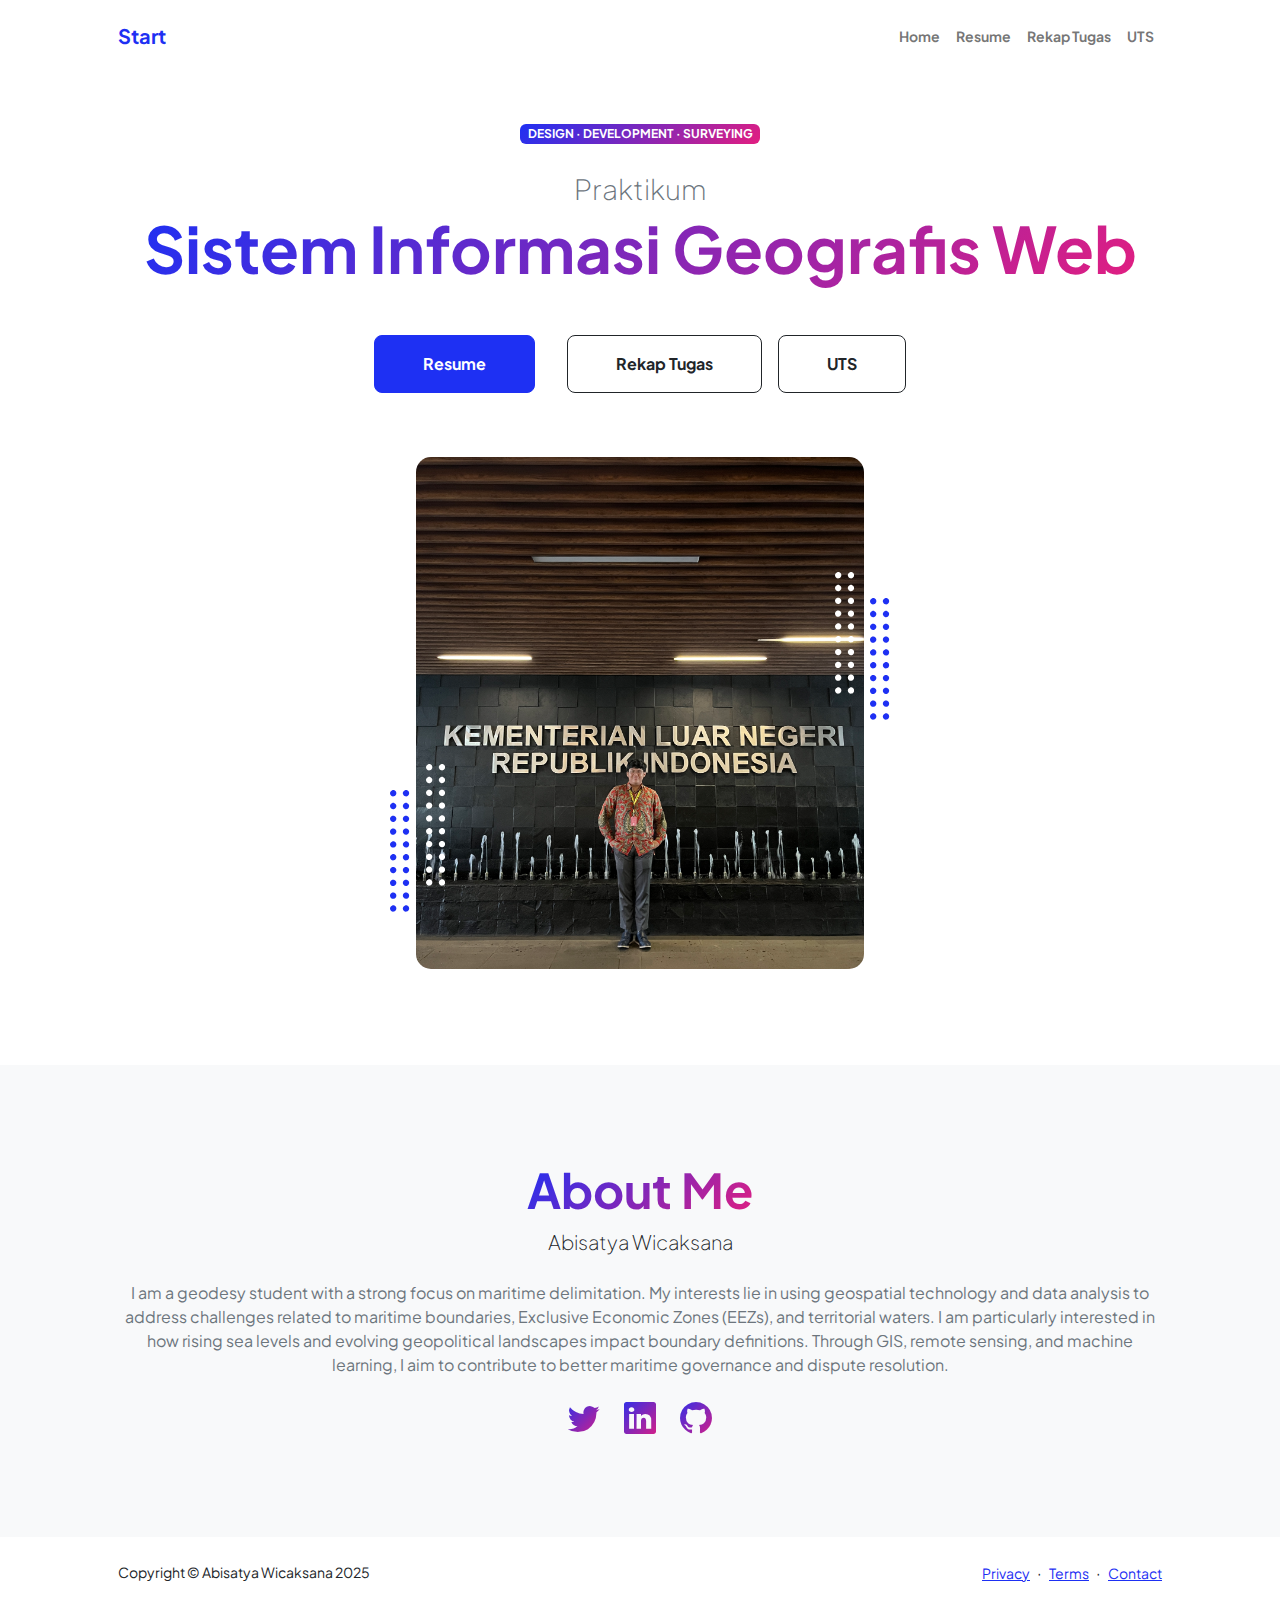
<file: index.html>
<!DOCTYPE html>
<html lang="en">
    <head>
        <meta charset="utf-8" />
        <meta name="viewport" content="width=device-width, initial-scale=1, shrink-to-fit=no" />
        <meta name="description" content="" />
        <meta name="author" content="" />
        <title>Prak SIG WEB Abi</title>
        <!-- Favicon-->
        <link rel="icon" type="image/x-icon" href="assets/favicon.ico" />
        <!-- Custom Google font-->
        <link rel="preconnect" href="https://fonts.googleapis.com" />
        <link rel="preconnect" href="https://fonts.gstatic.com" crossorigin />
        <link href="https://fonts.googleapis.com/css2?family=Plus+Jakarta+Sans:wght@100;200;300;400;500;600;700;800;900&amp;display=swap" rel="stylesheet" />
        <!-- Bootstrap icons-->
        <link href="https://cdn.jsdelivr.net/npm/bootstrap-icons@1.8.1/font/bootstrap-icons.css" rel="stylesheet" />
        <!-- Core theme CSS (includes Bootstrap)-->
        <link href="M3/css/styles.css" rel="stylesheet" />
    </head>
    <body class="d-flex flex-column h-100">
        <main class="flex-shrink-0">
            <!-- Navigation-->
            <nav class="navbar navbar-expand-lg navbar-light bg-white py-3">
                <div class="container px-5">
                    <a class="navbar-brand" href="index.html"><span class="fw-bolder text-primary">Start</span></a>
                    <button class="navbar-toggler" type="button" data-bs-toggle="collapse" data-bs-target="#navbarSupportedContent" aria-controls="navbarSupportedContent" aria-expanded="false" aria-label="Toggle navigation"><span class="navbar-toggler-icon"></span></button>
                    <div class="collapse navbar-collapse" id="navbarSupportedContent">
                        <ul class="navbar-nav ms-auto mb-2 mb-lg-0 small fw-bolder">
                            <li class="nav-item"><a class="nav-link" href="index.html">Home</a></li>
                            <li class="nav-item"><a class="nav-link" href="M3/resume.html">Resume</a></li>
                            <li class="nav-item"><a class="nav-link" href="Rekap Tugas.html">Rekap Tugas</a></li>
                            <li class="nav-item"><a class="nav-link" href="UTS/index.html">UTS</a></li>
                        </ul>
                    </div>
                </div>
            </nav>
            <!-- Header-->
            <header class="py-5">
                <div class="container px-5 pb-5">
                    <div class="row gx-5 align-items-center">
                        <div class="col-xxl-5">
                            <!-- Header text content-->
                            <div class="text-center text-xxl-start">
                                <div class="badge bg-gradient-primary-to-secondary text-white mb-4"><div class="text-uppercase">Design &middot; Development &middot; Surveying</div></div>
                                <div class="fs-3 fw-light text-muted">Praktikum</div>
                                <h1 class="display-3 fw-bolder mb-5"><span class="text-gradient d-inline">Sistem 
 Informasi Geografis Web</span></h1>
                                <div class="d-grid gap-3 d-sm-flex justify-content-sm-center justify-content-xxl-start mb-3">
                                    <a class="btn btn-primary btn-lg px-5 py-3 me-sm-3 fs-6 fw-bolder" href="M3/resume.html">Resume</a>
                                    <a class="btn btn-outline-dark btn-lg px-5 py-3 fs-6 fw-bolder" href="Rekap Tugas.html">Rekap Tugas</a>
                                    <a class="btn btn-outline-dark btn-lg px-5 py-3 fs-6 fw-bolder" href="UTS/index.html">UTS</a>
                                </div>
                            </div>
                        </div>
                        <div class="col-xxl-7">
                            <!-- Header profile picture-->
                            <div class="d-flex justify-content-center mt-5 mt-xxl-0">
                                <div class="profile bg-gradient-primary-to-secondary">
                                    <!-- TIP: For best results, use a photo with a transparent background like the demo example below-->
                                    <!-- Watch a tutorial on how to do this on YouTube (link)-->
                                    <img class="profile-img" src="M3/assets/profile.JPG" alt="..." />
                                    <div class="dots-1">
                                        <!-- SVG Dots-->
                                        <svg version="1.1" xmlns="http://www.w3.org/2000/svg" xmlns:xlink="http://www.w3.org/1999/xlink" x="0px" y="0px" viewBox="0 0 191.6 1215.4" style="enable-background: new 0 0 191.6 1215.4" xml:space="preserve">
                                            <g transform="translate(0.000000,1280.000000) scale(0.100000,-0.100000)">
                                                <path d="M227.7,12788.6c-105-35-200-141-222-248c-43-206,163-412,369-369c155,32,275,190,260,339c-11,105-90,213-190,262        C383.7,12801.6,289.7,12808.6,227.7,12788.6z"></path>
                                                <path d="M1507.7,12788.6c-151-50-253-216-222-362c25-119,136-230,254-255c194-41,395,142,375,339c-11,105-90,213-190,262        C1663.7,12801.6,1569.7,12808.6,1507.7,12788.6z"></path>
                                                <path d="M227.7,11508.6c-105-35-200-141-222-248c-43-206,163-412,369-369c155,32,275,190,260,339c-11,105-90,213-190,262        C383.7,11521.6,289.7,11528.6,227.7,11508.6z"></path>
                                                <path d="M1507.7,11508.6c-151-50-253-216-222-362c25-119,136-230,254-255c194-41,395,142,375,339c-11,105-90,213-190,262        C1663.7,11521.6,1569.7,11528.6,1507.7,11508.6z"></path>
                                                <path d="M227.7,10228.6c-105-35-200-141-222-248c-43-206,163-412,369-369c155,32,275,190,260,339c-11,105-90,213-190,262        C383.7,10241.6,289.7,10248.6,227.7,10228.6z"></path>
                                                <path d="M1507.7,10228.6c-105-35-200-141-222-248c-43-206,163-412,369-369c155,32,275,190,260,339c-11,105-90,213-190,262        C1663.7,10241.6,1569.7,10248.6,1507.7,10228.6z"></path>
                                                <path d="M227.7,8948.6c-105-35-200-141-222-248c-43-206,163-412,369-369c155,32,275,190,260,339c-11,105-90,213-190,262        C383.7,8961.6,289.7,8968.6,227.7,8948.6z"></path>
                                                <path d="M1507.7,8948.6c-105-35-200-141-222-248c-43-206,163-412,369-369c155,32,275,190,260,339c-11,105-90,213-190,262        C1663.7,8961.6,1569.7,8968.6,1507.7,8948.6z"></path>
                                                <path d="M227.7,7668.6c-105-35-200-141-222-248c-43-206,163-412,369-369c155,32,275,190,260,339c-11,105-90,213-190,262        C383.7,7681.6,289.7,7688.6,227.7,7668.6z"></path>
                                                <path d="M1507.7,7668.6c-105-35-200-141-222-248c-43-206,163-412,369-369c155,32,275,190,260,339c-11,105-90,213-190,262        C1663.7,7681.6,1569.7,7688.6,1507.7,7668.6z"></path>
                                                <path d="M227.7,6388.6c-105-35-200-141-222-248c-43-206,163-412,369-369c155,32,275,190,260,339c-11,105-90,213-190,262        C383.7,6401.6,289.7,6408.6,227.7,6388.6z"></path>
                                                <path d="M1507.7,6388.6c-105-35-200-141-222-248c-43-206,163-412,369-369c155,32,275,190,260,339c-11,105-90,213-190,262        C1663.7,6401.6,1569.7,6408.6,1507.7,6388.6z"></path>
                                                <path d="M227.7,5108.6c-105-35-200-141-222-248c-43-206,163-412,369-369c155,32,275,190,260,339c-11,105-90,213-190,262        C383.7,5121.6,289.7,5128.6,227.7,5108.6z"></path>
                                                <path d="M1507.7,5108.6c-105-35-200-141-222-248c-43-206,163-412,369-369c155,32,275,190,260,339c-11,105-90,213-190,262        C1663.7,5121.6,1569.7,5128.6,1507.7,5108.6z"></path>
                                                <path d="M227.7,3828.6c-105-35-200-141-222-248c-43-206,163-412,369-369c155,32,275,190,260,339c-11,105-90,213-190,262        C383.7,3841.6,289.7,3848.6,227.7,3828.6z"></path>
                                                <path d="M1507.7,3828.6c-105-35-200-141-222-248c-43-206,163-412,369-369c155,32,275,190,260,339c-11,105-90,213-190,262        C1663.7,3841.6,1569.7,3848.6,1507.7,3828.6z"></path>
                                                <path d="M227.7,2548.6c-105-35-200-141-222-248c-43-206,163-412,369-369c155,32,275,190,260,339c-11,105-90,213-190,262        C383.7,2561.6,289.7,2568.6,227.7,2548.6z"></path>
                                                <path d="M1507.7,2548.6c-105-35-200-141-222-248c-43-206,163-412,369-369c155,32,275,190,260,339c-11,105-90,213-190,262        C1663.7,2561.6,1569.7,2568.6,1507.7,2548.6z"></path>
                                                <path d="M227.7,1268.6c-105-35-200-141-222-248c-43-206,163-412,369-369c155,32,275,190,260,339c-11,105-90,213-190,262        C383.7,1281.6,289.7,1288.6,227.7,1268.6z"></path>
                                                <path d="M1507.7,1268.6c-105-35-200-141-222-248c-43-206,163-412,369-369c155,32,275,190,260,339c-11,105-90,213-190,262        C1663.7,1281.6,1569.7,1288.6,1507.7,1268.6z"></path>
                                            </g>
                                        </svg>
                                        <!-- END of SVG dots-->
                                    </div>
                                    <div class="dots-2">
                                        <!-- SVG Dots-->
                                        <svg version="1.1" xmlns="http://www.w3.org/2000/svg" xmlns:xlink="http://www.w3.org/1999/xlink" x="0px" y="0px" viewBox="0 0 191.6 1215.4" style="enable-background: new 0 0 191.6 1215.4" xml:space="preserve">
                                            <g transform="translate(0.000000,1280.000000) scale(0.100000,-0.100000)">
                                                <path d="M227.7,12788.6c-105-35-200-141-222-248c-43-206,163-412,369-369c155,32,275,190,260,339c-11,105-90,213-190,262        C383.7,12801.6,289.7,12808.6,227.7,12788.6z"></path>
                                                <path d="M1507.7,12788.6c-151-50-253-216-222-362c25-119,136-230,254-255c194-41,395,142,375,339c-11,105-90,213-190,262        C1663.7,12801.6,1569.7,12808.6,1507.7,12788.6z"></path>
                                                <path d="M227.7,11508.6c-105-35-200-141-222-248c-43-206,163-412,369-369c155,32,275,190,260,339c-11,105-90,213-190,262        C383.7,11521.6,289.7,11528.6,227.7,11508.6z"></path>
                                                <path d="M1507.7,11508.6c-151-50-253-216-222-362c25-119,136-230,254-255c194-41,395,142,375,339c-11,105-90,213-190,262        C1663.7,11521.6,1569.7,11528.6,1507.7,11508.6z"></path>
                                                <path d="M227.7,10228.6c-105-35-200-141-222-248c-43-206,163-412,369-369c155,32,275,190,260,339c-11,105-90,213-190,262        C383.7,10241.6,289.7,10248.6,227.7,10228.6z"></path>
                                                <path d="M1507.7,10228.6c-105-35-200-141-222-248c-43-206,163-412,369-369c155,32,275,190,260,339c-11,105-90,213-190,262        C1663.7,10241.6,1569.7,10248.6,1507.7,10228.6z"></path>
                                                <path d="M227.7,8948.6c-105-35-200-141-222-248c-43-206,163-412,369-369c155,32,275,190,260,339c-11,105-90,213-190,262        C383.7,8961.6,289.7,8968.6,227.7,8948.6z"></path>
                                                <path d="M1507.7,8948.6c-105-35-200-141-222-248c-43-206,163-412,369-369c155,32,275,190,260,339c-11,105-90,213-190,262        C1663.7,8961.6,1569.7,8968.6,1507.7,8948.6z"></path>
                                                <path d="M227.7,7668.6c-105-35-200-141-222-248c-43-206,163-412,369-369c155,32,275,190,260,339c-11,105-90,213-190,262        C383.7,7681.6,289.7,7688.6,227.7,7668.6z"></path>
                                                <path d="M1507.7,7668.6c-105-35-200-141-222-248c-43-206,163-412,369-369c155,32,275,190,260,339c-11,105-90,213-190,262        C1663.7,7681.6,1569.7,7688.6,1507.7,7668.6z"></path>
                                                <path d="M227.7,6388.6c-105-35-200-141-222-248c-43-206,163-412,369-369c155,32,275,190,260,339c-11,105-90,213-190,262        C383.7,6401.6,289.7,6408.6,227.7,6388.6z"></path>
                                                <path d="M1507.7,6388.6c-105-35-200-141-222-248c-43-206,163-412,369-369c155,32,275,190,260,339c-11,105-90,213-190,262        C1663.7,6401.6,1569.7,6408.6,1507.7,6388.6z"></path>
                                                <path d="M227.7,5108.6c-105-35-200-141-222-248c-43-206,163-412,369-369c155,32,275,190,260,339c-11,105-90,213-190,262        C383.7,5121.6,289.7,5128.6,227.7,5108.6z"></path>
                                                <path d="M1507.7,5108.6c-105-35-200-141-222-248c-43-206,163-412,369-369c155,32,275,190,260,339c-11,105-90,213-190,262        C1663.7,5121.6,1569.7,5128.6,1507.7,5108.6z"></path>
                                                <path d="M227.7,3828.6c-105-35-200-141-222-248c-43-206,163-412,369-369c155,32,275,190,260,339c-11,105-90,213-190,262        C383.7,3841.6,289.7,3848.6,227.7,3828.6z"></path>
                                                <path d="M1507.7,3828.6c-105-35-200-141-222-248c-43-206,163-412,369-369c155,32,275,190,260,339c-11,105-90,213-190,262        C1663.7,3841.6,1569.7,3848.6,1507.7,3828.6z"></path>
                                                <path d="M227.7,2548.6c-105-35-200-141-222-248c-43-206,163-412,369-369c155,32,275,190,260,339c-11,105-90,213-190,262        C383.7,2561.6,289.7,2568.6,227.7,2548.6z"></path>
                                                <path d="M1507.7,2548.6c-105-35-200-141-222-248c-43-206,163-412,369-369c155,32,275,190,260,339c-11,105-90,213-190,262        C1663.7,2561.6,1569.7,2568.6,1507.7,2548.6z"></path>
                                                <path d="M227.7,1268.6c-105-35-200-141-222-248c-43-206,163-412,369-369c155,32,275,190,260,339c-11,105-90,213-190,262        C383.7,1281.6,289.7,1288.6,227.7,1268.6z"></path>
                                                <path d="M1507.7,1268.6c-105-35-200-141-222-248c-43-206,163-412,369-369c155,32,275,190,260,339c-11,105-90,213-190,262        C1663.7,1281.6,1569.7,1288.6,1507.7,1268.6z"></path>
                                            </g>
                                        </svg>
                                        <!-- END of SVG dots-->
                                    </div>
                                    <div class="dots-3">
                                        <!-- SVG Dots-->
                                        <svg version="1.1" xmlns="http://www.w3.org/2000/svg" xmlns:xlink="http://www.w3.org/1999/xlink" x="0px" y="0px" viewBox="0 0 191.6 1215.4" style="enable-background: new 0 0 191.6 1215.4" xml:space="preserve">
                                            <g transform="translate(0.000000,1280.000000) scale(0.100000,-0.100000)">
                                                <path d="M227.7,12788.6c-105-35-200-141-222-248c-43-206,163-412,369-369c155,32,275,190,260,339c-11,105-90,213-190,262        C383.7,12801.6,289.7,12808.6,227.7,12788.6z"></path>
                                                <path d="M1507.7,12788.6c-151-50-253-216-222-362c25-119,136-230,254-255c194-41,395,142,375,339c-11,105-90,213-190,262        C1663.7,12801.6,1569.7,12808.6,1507.7,12788.6z"></path>
                                                <path d="M227.7,11508.6c-105-35-200-141-222-248c-43-206,163-412,369-369c155,32,275,190,260,339c-11,105-90,213-190,262        C383.7,11521.6,289.7,11528.6,227.7,11508.6z"></path>
                                                <path d="M1507.7,11508.6c-151-50-253-216-222-362c25-119,136-230,254-255c194-41,395,142,375,339c-11,105-90,213-190,262        C1663.7,11521.6,1569.7,11528.6,1507.7,11508.6z"></path>
                                                <path d="M227.7,10228.6c-105-35-200-141-222-248c-43-206,163-412,369-369c155,32,275,190,260,339c-11,105-90,213-190,262        C383.7,10241.6,289.7,10248.6,227.7,10228.6z"></path>
                                                <path d="M1507.7,10228.6c-105-35-200-141-222-248c-43-206,163-412,369-369c155,32,275,190,260,339c-11,105-90,213-190,262        C1663.7,10241.6,1569.7,10248.6,1507.7,10228.6z"></path>
                                                <path d="M227.7,8948.6c-105-35-200-141-222-248c-43-206,163-412,369-369c155,32,275,190,260,339c-11,105-90,213-190,262        C383.7,8961.6,289.7,8968.6,227.7,8948.6z"></path>
                                                <path d="M1507.7,8948.6c-105-35-200-141-222-248c-43-206,163-412,369-369c155,32,275,190,260,339c-11,105-90,213-190,262        C1663.7,8961.6,1569.7,8968.6,1507.7,8948.6z"></path>
                                                <path d="M227.7,7668.6c-105-35-200-141-222-248c-43-206,163-412,369-369c155,32,275,190,260,339c-11,105-90,213-190,262        C383.7,7681.6,289.7,7688.6,227.7,7668.6z"></path>
                                                <path d="M1507.7,7668.6c-105-35-200-141-222-248c-43-206,163-412,369-369c155,32,275,190,260,339c-11,105-90,213-190,262        C1663.7,7681.6,1569.7,7688.6,1507.7,7668.6z"></path>
                                                <path d="M227.7,6388.6c-105-35-200-141-222-248c-43-206,163-412,369-369c155,32,275,190,260,339c-11,105-90,213-190,262        C383.7,6401.6,289.7,6408.6,227.7,6388.6z"></path>
                                                <path d="M1507.7,6388.6c-105-35-200-141-222-248c-43-206,163-412,369-369c155,32,275,190,260,339c-11,105-90,213-190,262        C1663.7,6401.6,1569.7,6408.6,1507.7,6388.6z"></path>
                                                <path d="M227.7,5108.6c-105-35-200-141-222-248c-43-206,163-412,369-369c155,32,275,190,260,339c-11,105-90,213-190,262        C383.7,5121.6,289.7,5128.6,227.7,5108.6z"></path>
                                                <path d="M1507.7,5108.6c-105-35-200-141-222-248c-43-206,163-412,369-369c155,32,275,190,260,339c-11,105-90,213-190,262        C1663.7,5121.6,1569.7,5128.6,1507.7,5108.6z"></path>
                                                <path d="M227.7,3828.6c-105-35-200-141-222-248c-43-206,163-412,369-369c155,32,275,190,260,339c-11,105-90,213-190,262        C383.7,3841.6,289.7,3848.6,227.7,3828.6z"></path>
                                                <path d="M1507.7,3828.6c-105-35-200-141-222-248c-43-206,163-412,369-369c155,32,275,190,260,339c-11,105-90,213-190,262        C1663.7,3841.6,1569.7,3848.6,1507.7,3828.6z"></path>
                                                <path d="M227.7,2548.6c-105-35-200-141-222-248c-43-206,163-412,369-369c155,32,275,190,260,339c-11,105-90,213-190,262        C383.7,2561.6,289.7,2568.6,227.7,2548.6z"></path>
                                                <path d="M1507.7,2548.6c-105-35-200-141-222-248c-43-206,163-412,369-369c155,32,275,190,260,339c-11,105-90,213-190,262        C1663.7,2561.6,1569.7,2568.6,1507.7,2548.6z"></path>
                                                <path d="M227.7,1268.6c-105-35-200-141-222-248c-43-206,163-412,369-369c155,32,275,190,260,339c-11,105-90,213-190,262        C383.7,1281.6,289.7,1288.6,227.7,1268.6z"></path>
                                                <path d="M1507.7,1268.6c-105-35-200-141-222-248c-43-206,163-412,369-369c155,32,275,190,260,339c-11,105-90,213-190,262        C1663.7,1281.6,1569.7,1288.6,1507.7,1268.6z"></path>
                                            </g>
                                        </svg>
                                        <!-- END of SVG dots-->
                                    </div>
                                    <div class="dots-4">
                                        <!-- SVG Dots-->
                                        <svg version="1.1" xmlns="http://www.w3.org/2000/svg" xmlns:xlink="http://www.w3.org/1999/xlink" x="0px" y="0px" viewBox="0 0 191.6 1215.4" style="enable-background: new 0 0 191.6 1215.4" xml:space="preserve">
                                            <g transform="translate(0.000000,1280.000000) scale(0.100000,-0.100000)">
                                                <path d="M227.7,12788.6c-105-35-200-141-222-248c-43-206,163-412,369-369c155,32,275,190,260,339c-11,105-90,213-190,262        C383.7,12801.6,289.7,12808.6,227.7,12788.6z"></path>
                                                <path d="M1507.7,12788.6c-151-50-253-216-222-362c25-119,136-230,254-255c194-41,395,142,375,339c-11,105-90,213-190,262        C1663.7,12801.6,1569.7,12808.6,1507.7,12788.6z"></path>
                                                <path d="M227.7,11508.6c-105-35-200-141-222-248c-43-206,163-412,369-369c155,32,275,190,260,339c-11,105-90,213-190,262        C383.7,11521.6,289.7,11528.6,227.7,11508.6z"></path>
                                                <path d="M1507.7,11508.6c-151-50-253-216-222-362c25-119,136-230,254-255c194-41,395,142,375,339c-11,105-90,213-190,262        C1663.7,11521.6,1569.7,11528.6,1507.7,11508.6z"></path>
                                                <path d="M227.7,10228.6c-105-35-200-141-222-248c-43-206,163-412,369-369c155,32,275,190,260,339c-11,105-90,213-190,262        C383.7,10241.6,289.7,10248.6,227.7,10228.6z"></path>
                                                <path d="M1507.7,10228.6c-105-35-200-141-222-248c-43-206,163-412,369-369c155,32,275,190,260,339c-11,105-90,213-190,262        C1663.7,10241.6,1569.7,10248.6,1507.7,10228.6z"></path>
                                                <path d="M227.7,8948.6c-105-35-200-141-222-248c-43-206,163-412,369-369c155,32,275,190,260,339c-11,105-90,213-190,262        C383.7,8961.6,289.7,8968.6,227.7,8948.6z"></path>
                                                <path d="M1507.7,8948.6c-105-35-200-141-222-248c-43-206,163-412,369-369c155,32,275,190,260,339c-11,105-90,213-190,262        C1663.7,8961.6,1569.7,8968.6,1507.7,8948.6z"></path>
                                                <path d="M227.7,7668.6c-105-35-200-141-222-248c-43-206,163-412,369-369c155,32,275,190,260,339c-11,105-90,213-190,262        C383.7,7681.6,289.7,7688.6,227.7,7668.6z"></path>
                                                <path d="M1507.7,7668.6c-105-35-200-141-222-248c-43-206,163-412,369-369c155,32,275,190,260,339c-11,105-90,213-190,262        C1663.7,7681.6,1569.7,7688.6,1507.7,7668.6z"></path>
                                                <path d="M227.7,6388.6c-105-35-200-141-222-248c-43-206,163-412,369-369c155,32,275,190,260,339c-11,105-90,213-190,262        C383.7,6401.6,289.7,6408.6,227.7,6388.6z"></path>
                                                <path d="M1507.7,6388.6c-105-35-200-141-222-248c-43-206,163-412,369-369c155,32,275,190,260,339c-11,105-90,213-190,262        C1663.7,6401.6,1569.7,6408.6,1507.7,6388.6z"></path>
                                                <path d="M227.7,5108.6c-105-35-200-141-222-248c-43-206,163-412,369-369c155,32,275,190,260,339c-11,105-90,213-190,262        C383.7,5121.6,289.7,5128.6,227.7,5108.6z"></path>
                                                <path d="M1507.7,5108.6c-105-35-200-141-222-248c-43-206,163-412,369-369c155,32,275,190,260,339c-11,105-90,213-190,262        C1663.7,5121.6,1569.7,5128.6,1507.7,5108.6z"></path>
                                                <path d="M227.7,3828.6c-105-35-200-141-222-248c-43-206,163-412,369-369c155,32,275,190,260,339c-11,105-90,213-190,262        C383.7,3841.6,289.7,3848.6,227.7,3828.6z"></path>
                                                <path d="M1507.7,3828.6c-105-35-200-141-222-248c-43-206,163-412,369-369c155,32,275,190,260,339c-11,105-90,213-190,262        C1663.7,3841.6,1569.7,3848.6,1507.7,3828.6z"></path>
                                                <path d="M227.7,2548.6c-105-35-200-141-222-248c-43-206,163-412,369-369c155,32,275,190,260,339c-11,105-90,213-190,262        C383.7,2561.6,289.7,2568.6,227.7,2548.6z"></path>
                                                <path d="M1507.7,2548.6c-105-35-200-141-222-248c-43-206,163-412,369-369c155,32,275,190,260,339c-11,105-90,213-190,262        C1663.7,2561.6,1569.7,2568.6,1507.7,2548.6z"></path>
                                                <path d="M227.7,1268.6c-105-35-200-141-222-248c-43-206,163-412,369-369c155,32,275,190,260,339c-11,105-90,213-190,262        C383.7,1281.6,289.7,1288.6,227.7,1268.6z"></path>
                                                <path d="M1507.7,1268.6c-105-35-200-141-222-248c-43-206,163-412,369-369c155,32,275,190,260,339c-11,105-90,213-190,262        C1663.7,1281.6,1569.7,1288.6,1507.7,1268.6z"></path>
                                            </g>
                                        </svg>
                                        <!-- END of SVG dots-->
                                    </div>
                                </div>
                            </div>
                        </div>
                    </div>
                </div>
            </header>
            <!-- About Section-->
            <section class="bg-light py-5">
                <div class="container px-5">
                    <div class="row gx-5 justify-content-center">
                        <div class="col-xxl-8">
                            <div class="text-center my-5">
                                <h2 class="display-5 fw-bolder"><span class="text-gradient d-inline">About Me</span></h2>
                                <p class="lead fw-light mb-4">Abisatya Wicaksana</p>
                                <p class="text-muted">I am a geodesy student with a strong focus on maritime delimitation. My interests lie in using geospatial technology and data analysis to address challenges related to maritime boundaries, Exclusive Economic Zones (EEZs), and territorial waters.

I am particularly interested in how rising sea levels and evolving geopolitical landscapes impact boundary definitions. Through GIS, remote sensing, and machine learning, I aim to contribute to better maritime governance and dispute resolution.</p>
                                <div class="d-flex justify-content-center fs-2 gap-4">
                                    <a class="text-gradient" href="https://twitter.com/abehwe2" target="_blank">
    <i class="bi bi-twitter"></i>
</a>
<a class="text-gradient" href="https://linkedin.com/in/yourprofile" target="_blank">
    <i class="bi bi-linkedin"></i>
</a>
<a class="text-gradient" href="https://github.com/abehwe2" target="_blank">
    <i class="bi bi-github"></i>
</a>
                                </div>
                            </div>
                        </div>
                    </div>
                </div>
            </section>
        </main>
        <!-- Footer-->
        <footer class="bg-white py-4 mt-auto">
            <div class="container px-5">
                <div class="row align-items-center justify-content-between flex-column flex-sm-row">
                    <div class="col-auto"><div class="small m-0">Copyright &copy; Abisatya Wicaksana 2025</div></div>
                    <div class="col-auto">
                        <a class="small" href="#!">Privacy</a>
                        <span class="mx-1">&middot;</span>
                        <a class="small" href="#!">Terms</a>
                        <span class="mx-1">&middot;</span>
                        <a class="small" href="#!">Contact</a>
                    </div>
                </div>
            </div>
        </footer>
        <!-- Bootstrap core JS-->
        <script src="https://cdn.jsdelivr.net/npm/bootstrap@5.2.3/dist/js/bootstrap.bundle.min.js"></script>
        <!-- Core theme JS-->
        <script src="M3/js/scripts.js"></script>
    </body>
</html>
</file>
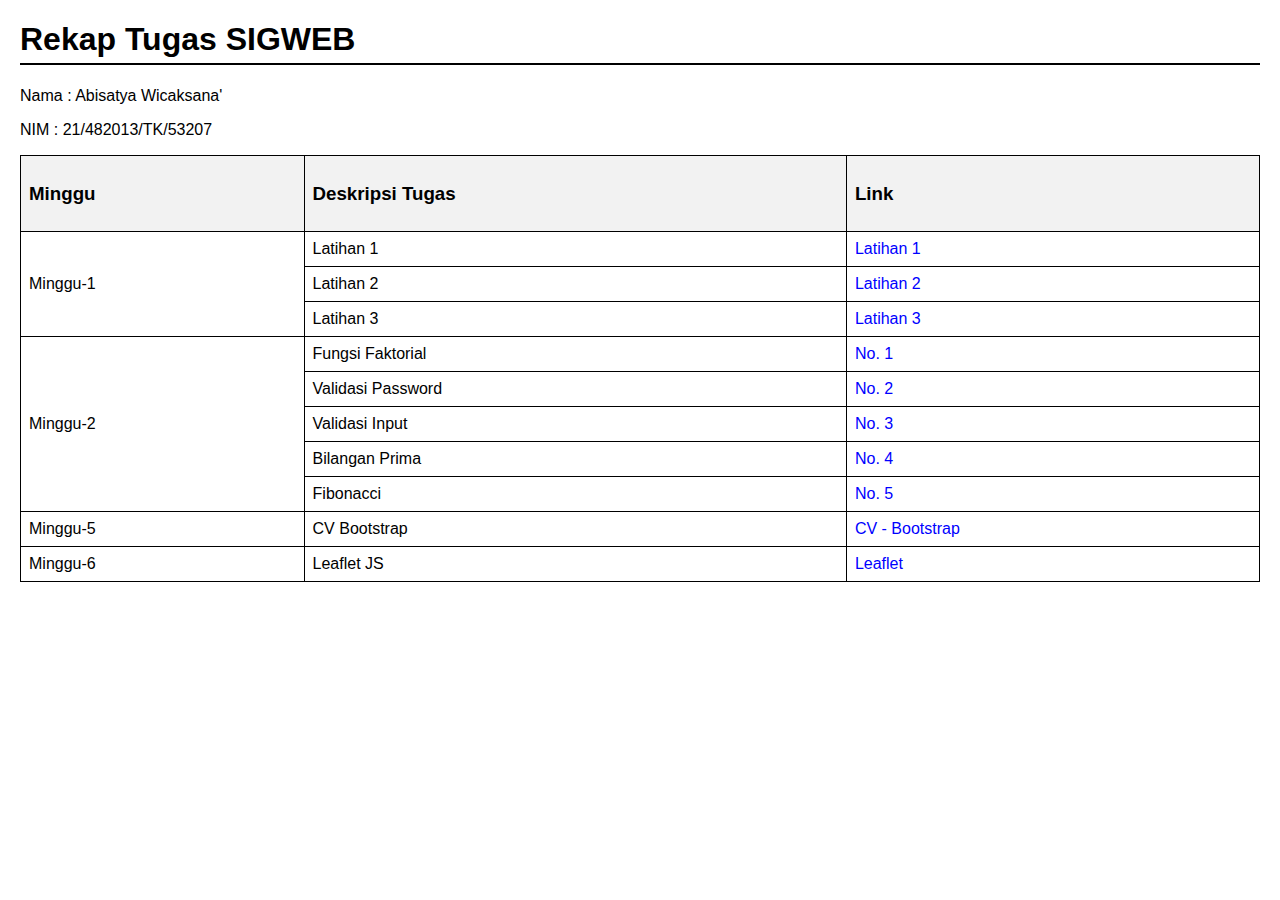
<file: Rekap Tugas.html>
<!DOCTYPE html>
<html lang="id">
<head>
    <meta charset="UTF-8">
    <meta name="viewport" content="width=device-width, initial-scale=1.0">
    <title>Praktek SIGNET Minggu-2</title>
    <style>
        body {
            font-family: Arial, sans-serif;
            margin: 20px;
        }
        h1, h2 {
            border-bottom: 2px solid black;
            padding-bottom: 5px;
        }
        a {
            color: blue;
            text-decoration: none;
        }
        a:hover {
            text-decoration: underline;
        }
        .italic {
            font-style: italic;
        }
        .bold {
            font-weight: bold;
        }
        .red-text {
            color: red;
        }
        table {
            width: 100%;
            border-collapse: collapse;
            margin: 10px 0;
        }
        table, th, td {
            border: 1px solid black;
            padding: 8px;
            text-align: left;
        }
        th {
            background-color: #f2f2f2;
        }
        img {
            width: 200px;
            height: auto;
            margin: 10px 0;
        }
    </style>
</head>
<body>
    <h1>Rekap Tugas SIGWEB</h1>
    <p>Nama : Abisatya Wicaksana'</p>
    <p>NIM : 21/482013/TK/53207</p>

    <table>
        <tr>
            <th><h3>Minggu</h3></th>
            <th><h3>Deskripsi Tugas</h3></th>
            <th><h3>Link</h3></th>
        </tr>
        <tr>
            <td rowspan="3">Minggu-1</td>
            <td>Latihan 1</td>
            <td><a href="../M1/latihan1.html">Latihan 1</a></td>
        </tr>
        <tr>
            <td>Latihan 2</td>
            <td><a href="../M1/latihan2.html">Latihan 2</a></td>
        </tr>
        <tr>
            <td>Latihan 3</td>
            <td><a href="">Latihan 3</a></td>
        </tr>
        <tr>
            <td rowspan="5">Minggu-2</td>
            <td>Fungsi Faktorial</td>
            <td><a href="../M2/latihan1.html">No. 1</a></td>
        </tr>
        <tr>
            <td>Validasi Password</td>
            <td><a href="../M2/latihan2.html">No. 2</a></td>
        </tr>
        <tr>
            <td>Validasi Input</td>
            <td><a href="../M2/latihan3.html">No. 3</a></td>
        </tr>
        <tr>
            <td>Bilangan Prima</td>
            <td><a href="../M2/latihan4.html">No. 4</a></td>
        </tr>
        <tr>
            <td>Fibonacci</td>
            <td><a href="../M2/latihan5.html">No. 5</a></td>
        <tr>
                <td rowspan="1">Minggu-5</td>
                <td>CV Bootstrap</td>
                <td><a href="index.html">CV - Bootstrap</a></td>
            </tr>
            <tr>
                <td rowspan="1">Minggu-6</td>
                <td>Leaflet JS</td>
                <td><a href="M6/index.html">Leaflet</a></td>
            </tr>
        </table>
</body>
</html>
</file>
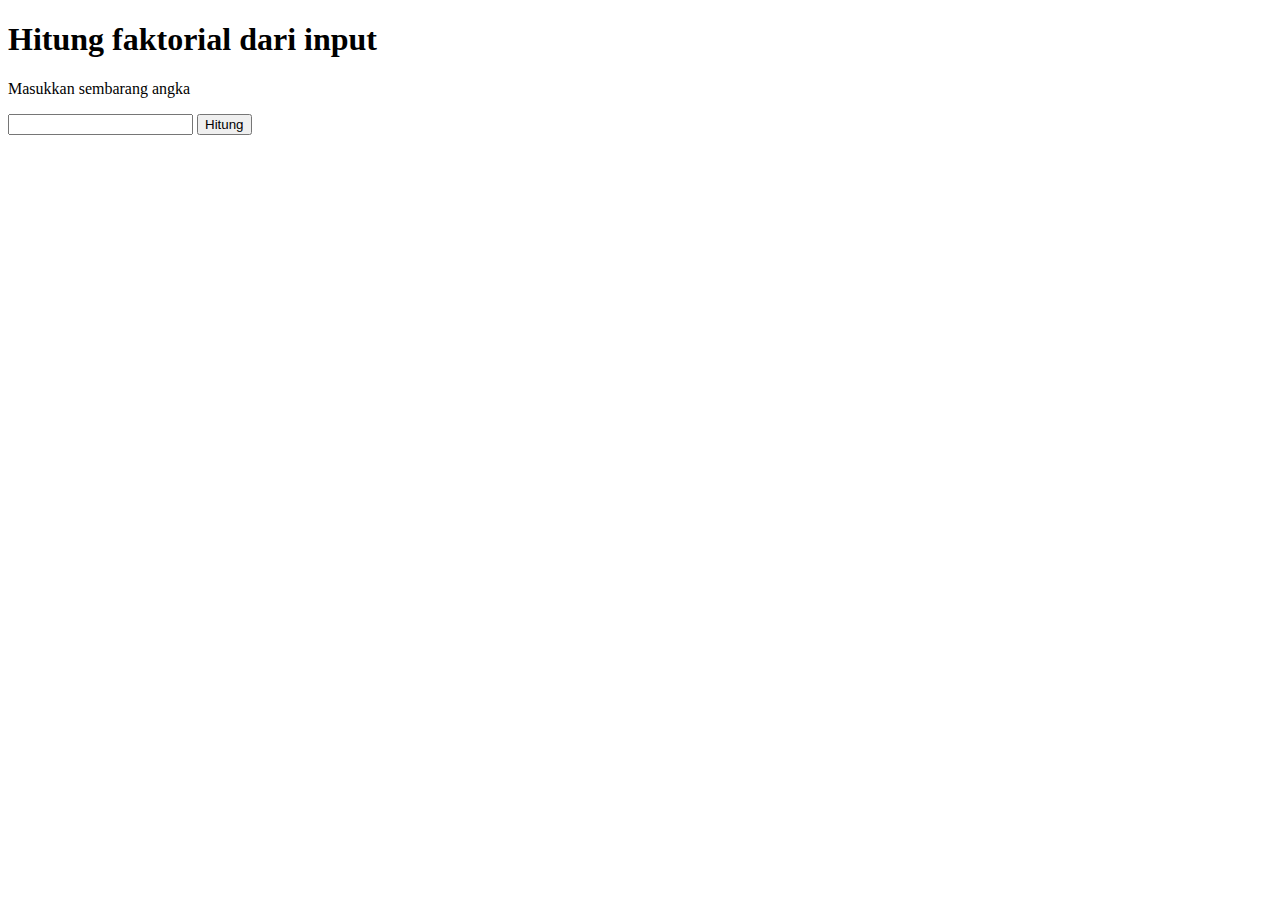
<file: M2/latihan1.html>
<!DOCTYPE html>
<html lang="en">
<head>
    <meta charset="UTF-8">
    <meta name="viewport" content="width=device-width, initial-scale=1.0">
    <title>Factorial Calculator</title>
    <script>
        function calculateFactorial() {
            let num = document.getElementById("number").value;
            let result = 1;

            if (num < 0) {
                result = "Undefined for negative numbers";
            } else {
                for (let i = 1; i <= num; i++) {
                    result *= i;
                }
            }

            document.getElementById("result").innerHTML = 
                "angka faktorial dari " + num + " adalah : " + result;
        }
    </script>
</head>
<body>
    <h1>Hitung faktorial dari input</h1>
    <p>Masukkan sembarang angka</p>
    <input type="number" id="number">
    <button onclick="calculateFactorial()">Hitung</button>
    <p id="result"></p>
</body>
</html>
</file>
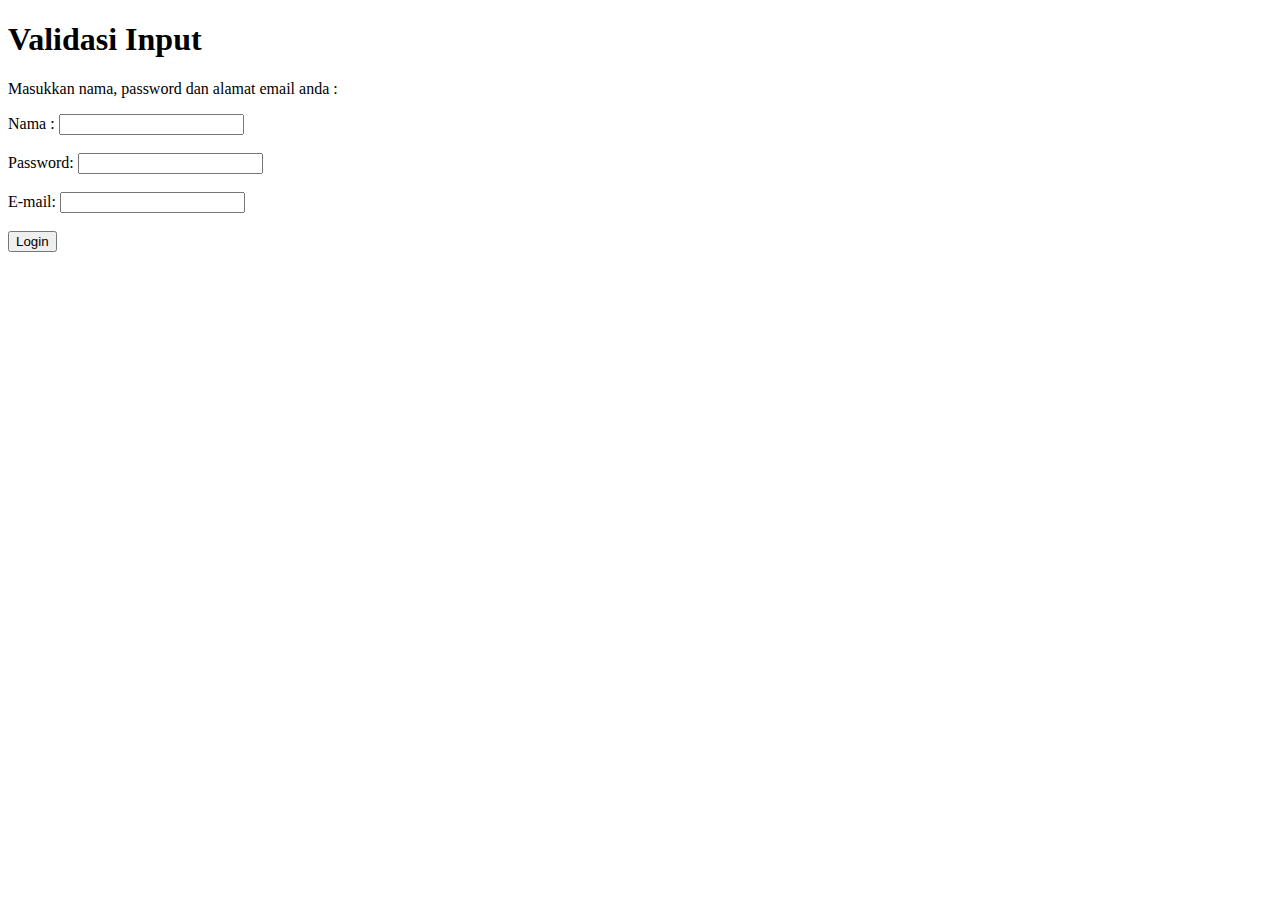
<file: M2/latihan2.html>
<!DOCTYPE html>
<html lang="en">
<head>
    <meta charset="UTF-8">
    <meta name="viewport" content="width=device-width, initial-scale=1.0">
    <title>Validasi Input</title>
    <script>
        function validatePassword() {
            let password = document.getElementById("password").value;
            
            if (password !== "sss") {
                alert("password salah");
            } else {
                alert("password benar");
            }
        }
    </script>
</head>
<body>
    <h1>Validasi Input</h1>
    <p>Masukkan nama, password dan alamat email anda :</p>
    
    <label for="name">Nama :</label>
    <input type="text" id="name"><br><br>

    <label for="password">Password:</label>
    <input type="password" id="password"><br><br>

    <label for="email">E-mail:</label>
    <input type="email" id="email"><br><br>

    <button onclick="validatePassword()">Login</button>
</body>
</html>
</file>
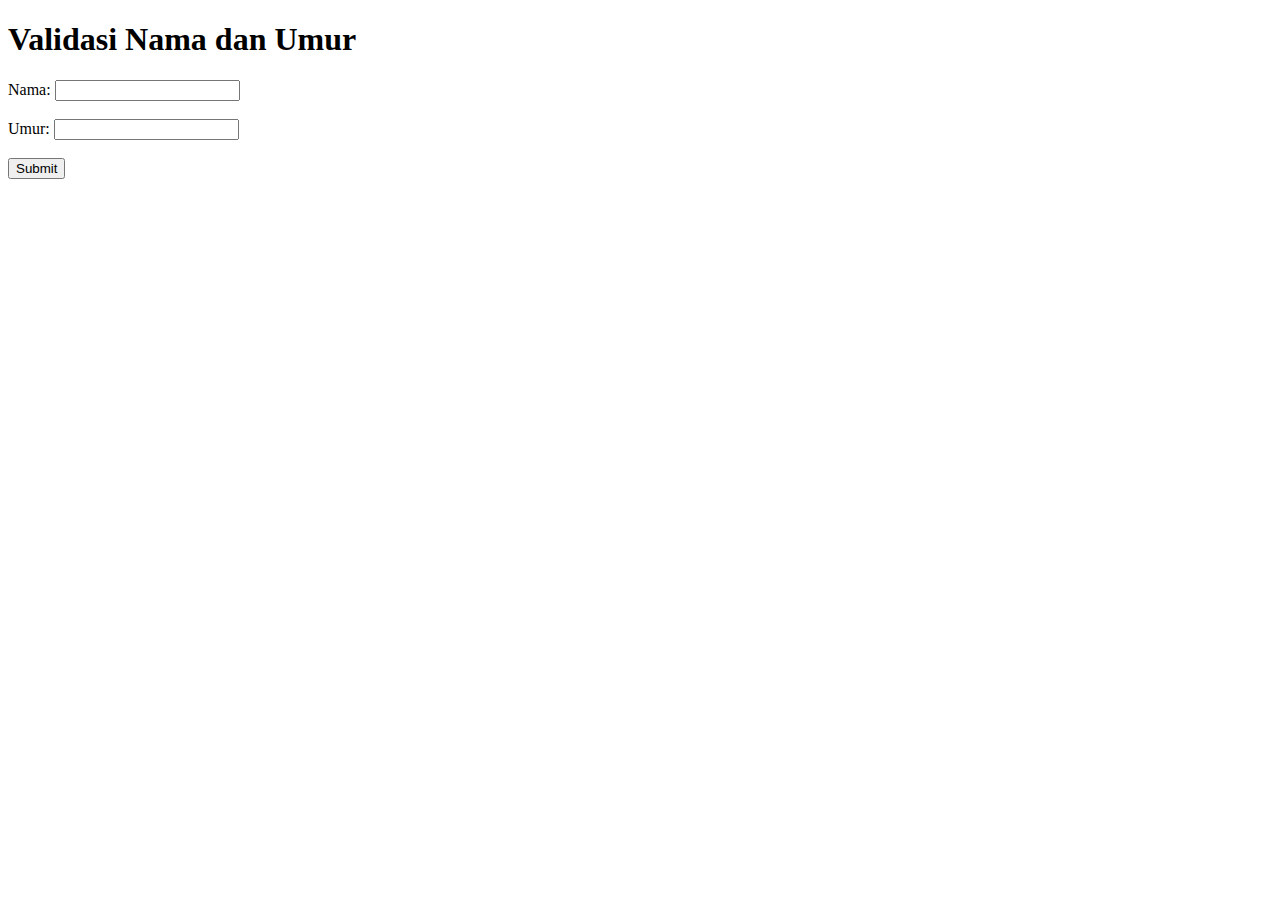
<file: M2/latihan3.html>
<!DOCTYPE html>
<html lang="id">
<head>
    <meta charset="UTF-8">
    <meta name="viewport" content="width=device-width, initial-scale=1.0">
    <title>Validasi Nama dan Umur</title>
    <script>
        function validateInput() {
            let nama = document.getElementById("nama").value.trim();
            let umur = parseInt(document.getElementById("umur").value);
            let hasil = document.getElementById("hasil");

            // Validasi input nama
            if (nama === "") {
                alert("Isikan nama!!");
                return;
            }

            // Validasi umur dan menentukan kategori
            if (umur <= 0 || isNaN(umur)) {
                hasil.innerHTML = "Anda Game Over";
            } else if (umur < 5) {
                hasil.innerHTML = "Anda masih bayi";
            } else if (umur >= 6 && umur <= 15) {
                hasil.innerHTML = "Anda masih anak-anak";
            } else if (umur >= 16 && umur <= 30) {
                hasil.innerHTML = "Anda masih remaja";
            } else if (umur >= 31 && umur <= 60) {
                hasil.innerHTML = "Anda sudah dewasa";
            } else {
                hasil.innerHTML = "Anda sudah dewasa";
            }
        }
    </script>
</head>
<body>
    <h1>Validasi Nama dan Umur</h1>
    <label for="nama">Nama: </label>
    <input type="text" id="nama"><br><br>

    <label for="umur">Umur: </label>
    <input type="number" id="umur"><br><br>

    <button onclick="validateInput()">Submit</button>
    
    <p id="hasil"></p>
</body>
</html>
</file>
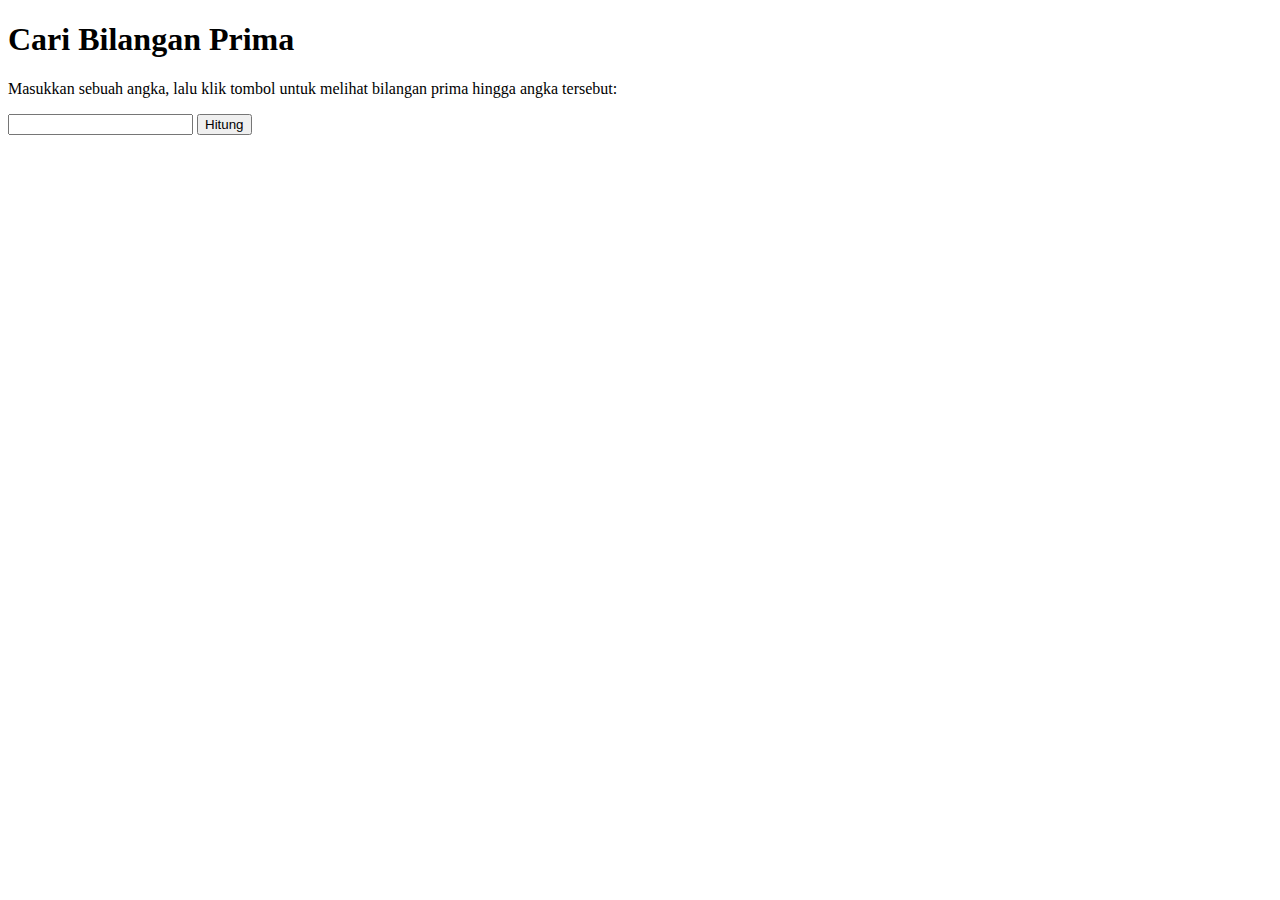
<file: M2/latihan4.html>
<!DOCTYPE html>
<html lang="id">
<head>
    <meta charset="UTF-8">
    <meta name="viewport" content="width=device-width, initial-scale=1.0">
    <title>Cari Bilangan Prima</title>
    <script>
        function isPrime(n) {
            if (n < 2) return false;
            for (let i = 2; i <= Math.sqrt(n); i++) {
                if (n % i === 0) return false;
            }
            return true;
        }

        function findPrimes() {
            let num = parseInt(document.getElementById("number").value);
            let result = document.getElementById("result");

            if (isNaN(num) || num < 1) {
                result.innerHTML = "Masukkan angka lebih besar dari 0!";
                return;
            }

            let primes = [];
            for (let i = 1; i <= num; i++) {
                if (isPrime(i)) {
                    primes.push(i);
                }
            }

            result.innerHTML = "Bilangan prima dari 1 sampai " + num + ": " + primes.join(", ");
        }
    </script>
</head>
<body>
    <h1>Cari Bilangan Prima</h1>
    <p>Masukkan sebuah angka, lalu klik tombol untuk melihat bilangan prima hingga angka tersebut:</p>
    
    <input type="number" id="number">
    <button onclick="findPrimes()">Hitung</button>
    
    <p id="result"></p>
</body>
</html>
</file>
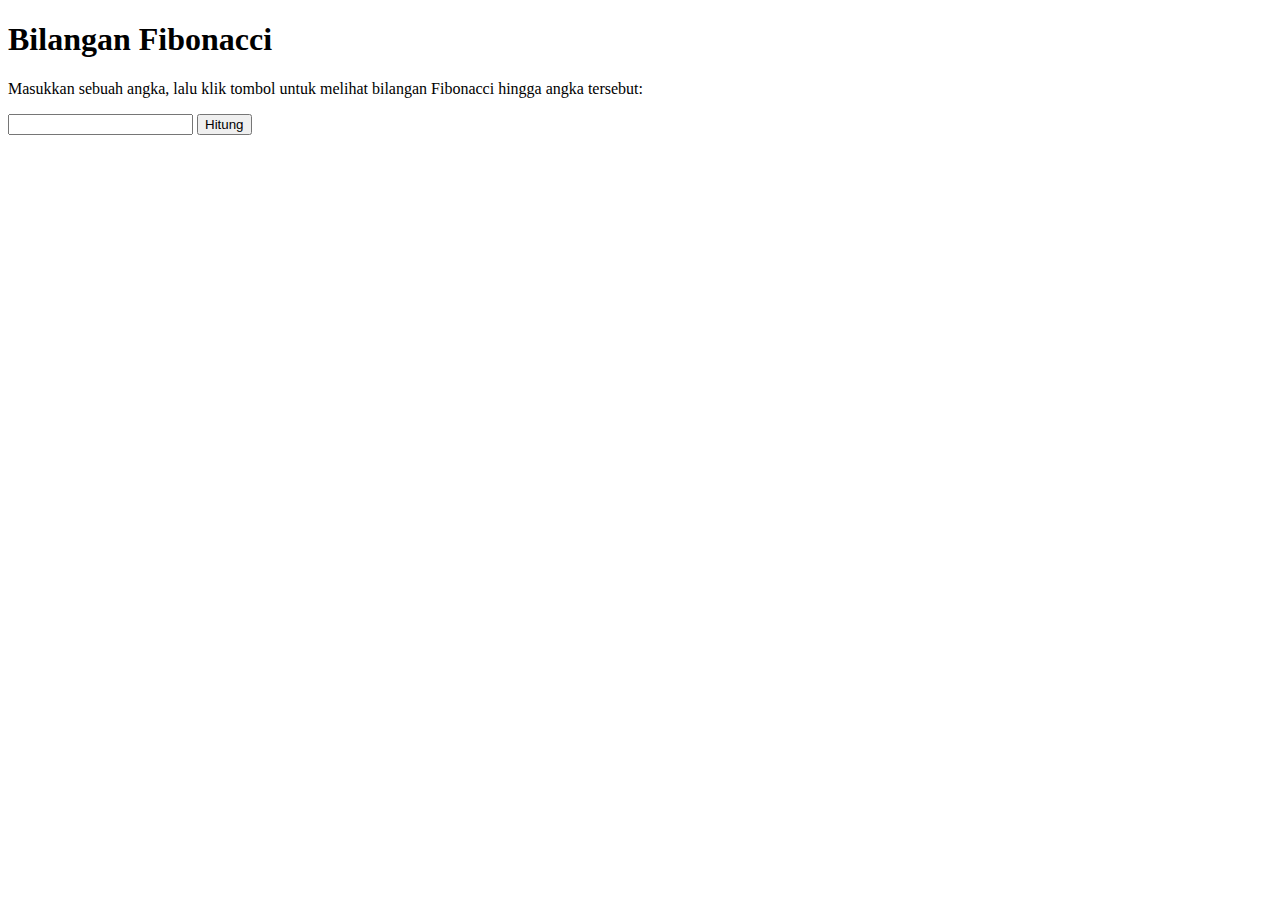
<file: M2/latihan5.html>
<!DOCTYPE html>
<html lang="id">
<head>
    <meta charset="UTF-8">
    <meta name="viewport" content="width=device-width, initial-scale=1.0">
    <title>Bilangan Fibonacci</title>
    <script>
        function generateFibonacci(limit) {
            let fibonacci = [1, 1]; // Bilangan Fibonacci dimulai dari 1, 1
            let next = 2;

            while (next <= limit) {
                fibonacci.push(next);
                next = fibonacci[fibonacci.length - 1] + fibonacci[fibonacci.length - 2];
            }

            return fibonacci.filter(num => num <= limit);
        }

        function findFibonacci() {
            let num = parseInt(document.getElementById("number").value);
            let result = document.getElementById("result");

            if (isNaN(num) || num < 1) {
                result.innerHTML = "Masukkan angka lebih besar dari 0!";
                return;
            }

            let fibonacciSeries = generateFibonacci(num);
            result.innerHTML = "Bilangan Fibonacci hingga " + num + ": " + fibonacciSeries.join(", ");
        }
    </script>
</head>
<body>
    <h1>Bilangan Fibonacci</h1>
    <p>Masukkan sebuah angka, lalu klik tombol untuk melihat bilangan Fibonacci hingga angka tersebut:</p>
    
    <input type="number" id="number">
    <button onclick="findFibonacci()">Hitung</button>
    
    <p id="result"></p>
</body>
</html>
</file>
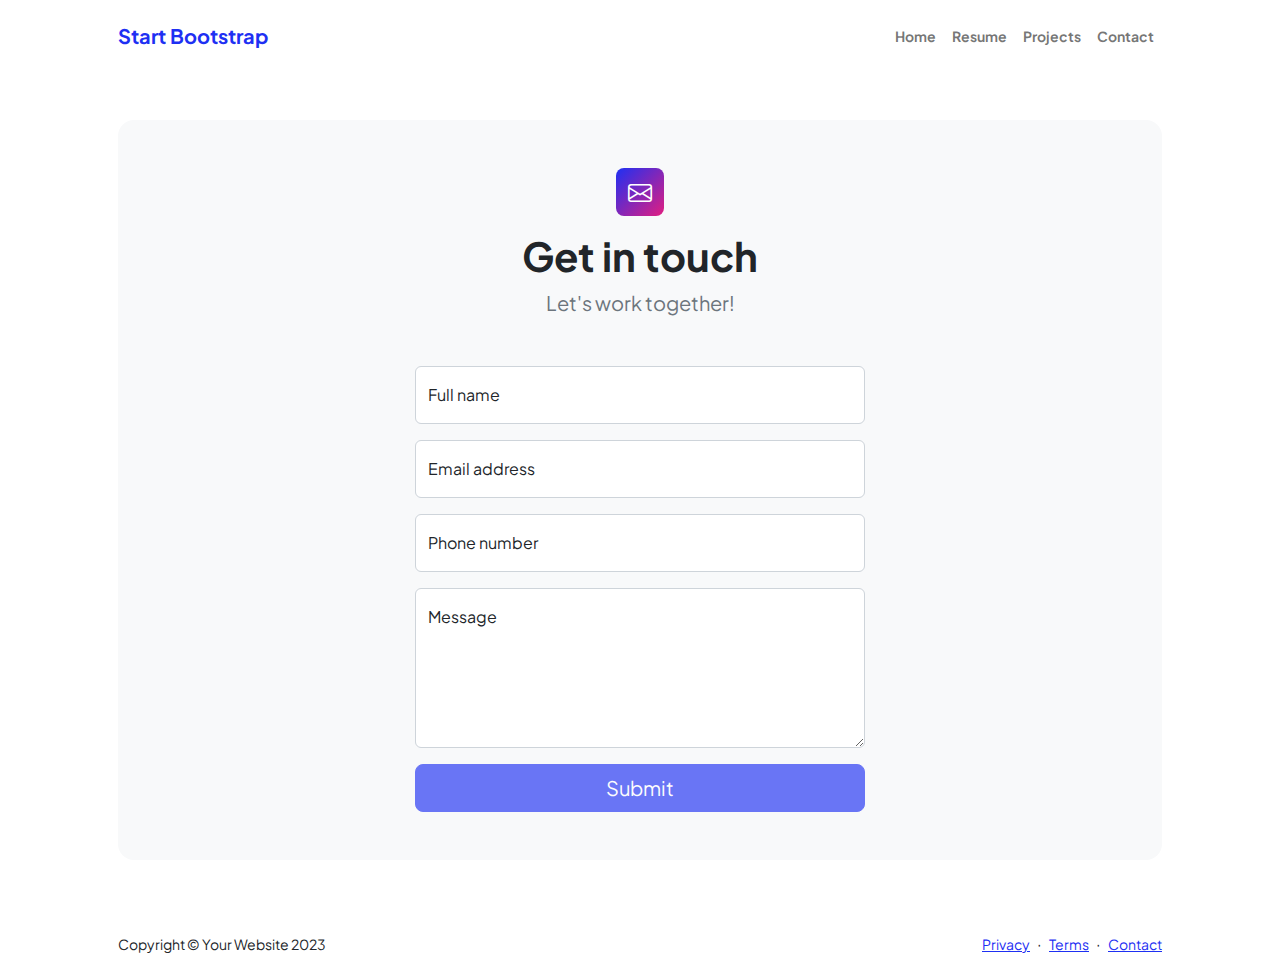
<file: M3/contact.html>
<!DOCTYPE html>
<html lang="en">
    <head>
        <meta charset="utf-8" />
        <meta name="viewport" content="width=device-width, initial-scale=1, shrink-to-fit=no" />
        <meta name="description" content />
        <meta name="author" content />
        <title>Modern Business - Start Bootstrap Template</title>
        <!-- Favicon-->
        <link rel="icon" type="image/x-icon" href="assets/favicon.ico" />
        <!-- Custom Google font-->
        <link rel="preconnect" href="https://fonts.googleapis.com" />
        <link rel="preconnect" href="https://fonts.gstatic.com" crossorigin />
        <link href="https://fonts.googleapis.com/css2?family=Plus+Jakarta+Sans:wght@100;200;300;400;500;600;700;800;900&amp;display=swap" rel="stylesheet" />
        <!-- Bootstrap icons-->
        <link href="https://cdn.jsdelivr.net/npm/bootstrap-icons@1.8.1/font/bootstrap-icons.css" rel="stylesheet" />
        <!-- Core theme CSS (includes Bootstrap)-->
        <link href="css/styles.css" rel="stylesheet" />
    </head>
    <body class="d-flex flex-column">
        <main class="flex-shrink-0">
            <!-- Navigation-->
            <nav class="navbar navbar-expand-lg navbar-light bg-white py-3">
                <div class="container px-5">
                    <a class="navbar-brand" href="index.html"><span class="fw-bolder text-primary">Start Bootstrap</span></a>
                    <button class="navbar-toggler" type="button" data-bs-toggle="collapse" data-bs-target="#navbarSupportedContent" aria-controls="navbarSupportedContent" aria-expanded="false" aria-label="Toggle navigation"><span class="navbar-toggler-icon"></span></button>
                    <div class="collapse navbar-collapse" id="navbarSupportedContent">
                        <ul class="navbar-nav ms-auto mb-2 mb-lg-0 small fw-bolder">
                            <li class="nav-item"><a class="nav-link" href="index.html">Home</a></li>
                            <li class="nav-item"><a class="nav-link" href="resume.html">Resume</a></li>
                            <li class="nav-item"><a class="nav-link" href="projects.html">Projects</a></li>
                            <li class="nav-item"><a class="nav-link" href="contact.html">Contact</a></li>
                        </ul>
                    </div>
                </div>
            </nav>
            <!-- Page content-->
            <section class="py-5">
                <div class="container px-5">
                    <!-- Contact form-->
                    <div class="bg-light rounded-4 py-5 px-4 px-md-5">
                        <div class="text-center mb-5">
                            <div class="feature bg-primary bg-gradient-primary-to-secondary text-white rounded-3 mb-3"><i class="bi bi-envelope"></i></div>
                            <h1 class="fw-bolder">Get in touch</h1>
                            <p class="lead fw-normal text-muted mb-0">Let's work together!</p>
                        </div>
                        <div class="row gx-5 justify-content-center">
                            <div class="col-lg-8 col-xl-6">
                                <!-- * * * * * * * * * * * * * * *-->
                                <!-- * * SB Forms Contact Form * *-->
                                <!-- * * * * * * * * * * * * * * *-->
                                <!-- This form is pre-integrated with SB Forms.-->
                                <!-- To make this form functional, sign up at-->
                                <!-- https://startbootstrap.com/solution/contact-forms-->
                                <!-- to get an API token!-->
                                <form id="contactForm" data-sb-form-api-token="API_TOKEN">
                                    <!-- Name input-->
                                    <div class="form-floating mb-3">
                                        <input class="form-control" id="name" type="text" placeholder="Enter your name..." data-sb-validations="required" />
                                        <label for="name">Full name</label>
                                        <div class="invalid-feedback" data-sb-feedback="name:required">A name is required.</div>
                                    </div>
                                    <!-- Email address input-->
                                    <div class="form-floating mb-3">
                                        <input class="form-control" id="email" type="email" placeholder="name@example.com" data-sb-validations="required,email" />
                                        <label for="email">Email address</label>
                                        <div class="invalid-feedback" data-sb-feedback="email:required">An email is required.</div>
                                        <div class="invalid-feedback" data-sb-feedback="email:email">Email is not valid.</div>
                                    </div>
                                    <!-- Phone number input-->
                                    <div class="form-floating mb-3">
                                        <input class="form-control" id="phone" type="tel" placeholder="(123) 456-7890" data-sb-validations="required" />
                                        <label for="phone">Phone number</label>
                                        <div class="invalid-feedback" data-sb-feedback="phone:required">A phone number is required.</div>
                                    </div>
                                    <!-- Message input-->
                                    <div class="form-floating mb-3">
                                        <textarea class="form-control" id="message" type="text" placeholder="Enter your message here..." style="height: 10rem" data-sb-validations="required"></textarea>
                                        <label for="message">Message</label>
                                        <div class="invalid-feedback" data-sb-feedback="message:required">A message is required.</div>
                                    </div>
                                    <!-- Submit success message-->
                                    <!---->
                                    <!-- This is what your users will see when the form-->
                                    <!-- has successfully submitted-->
                                    <div class="d-none" id="submitSuccessMessage">
                                        <div class="text-center mb-3">
                                            <div class="fw-bolder">Form submission successful!</div>
                                            To activate this form, sign up at
                                            <br />
                                            <a href="https://startbootstrap.com/solution/contact-forms">https://startbootstrap.com/solution/contact-forms</a>
                                        </div>
                                    </div>
                                    <!-- Submit error message-->
                                    <!---->
                                    <!-- This is what your users will see when there is-->
                                    <!-- an error submitting the form-->
                                    <div class="d-none" id="submitErrorMessage"><div class="text-center text-danger mb-3">Error sending message!</div></div>
                                    <!-- Submit Button-->
                                    <div class="d-grid"><button class="btn btn-primary btn-lg disabled" id="submitButton" type="submit">Submit</button></div>
                                </form>
                            </div>
                        </div>
                    </div>
                </div>
            </section>
        </main>
        <!-- Footer-->
        <footer class="bg-white py-4 mt-auto">
            <div class="container px-5">
                <div class="row align-items-center justify-content-between flex-column flex-sm-row">
                    <div class="col-auto"><div class="small m-0">Copyright &copy; Your Website 2023</div></div>
                    <div class="col-auto">
                        <a class="small" href="#!">Privacy</a>
                        <span class="mx-1">&middot;</span>
                        <a class="small" href="#!">Terms</a>
                        <span class="mx-1">&middot;</span>
                        <a class="small" href="#!">Contact</a>
                    </div>
                </div>
            </div>
        </footer>
        <!-- Bootstrap core JS-->
        <script src="https://cdn.jsdelivr.net/npm/bootstrap@5.2.3/dist/js/bootstrap.bundle.min.js"></script>
        <!-- Core theme JS-->
        <script src="js/scripts.js"></script>
        <!-- * * * * * * * * * * * * * * * * * * * * * * * * * * * * * * * * * * * * * * * *-->
        <!-- * *                               SB Forms JS                               * *-->
        <!-- * * Activate your form at https://startbootstrap.com/solution/contact-forms * *-->
        <!-- * * * * * * * * * * * * * * * * * * * * * * * * * * * * * * * * * * * * * * * *-->
        <script src="https://cdn.startbootstrap.com/sb-forms-latest.js"></script>
    </body>
</html>
</file>
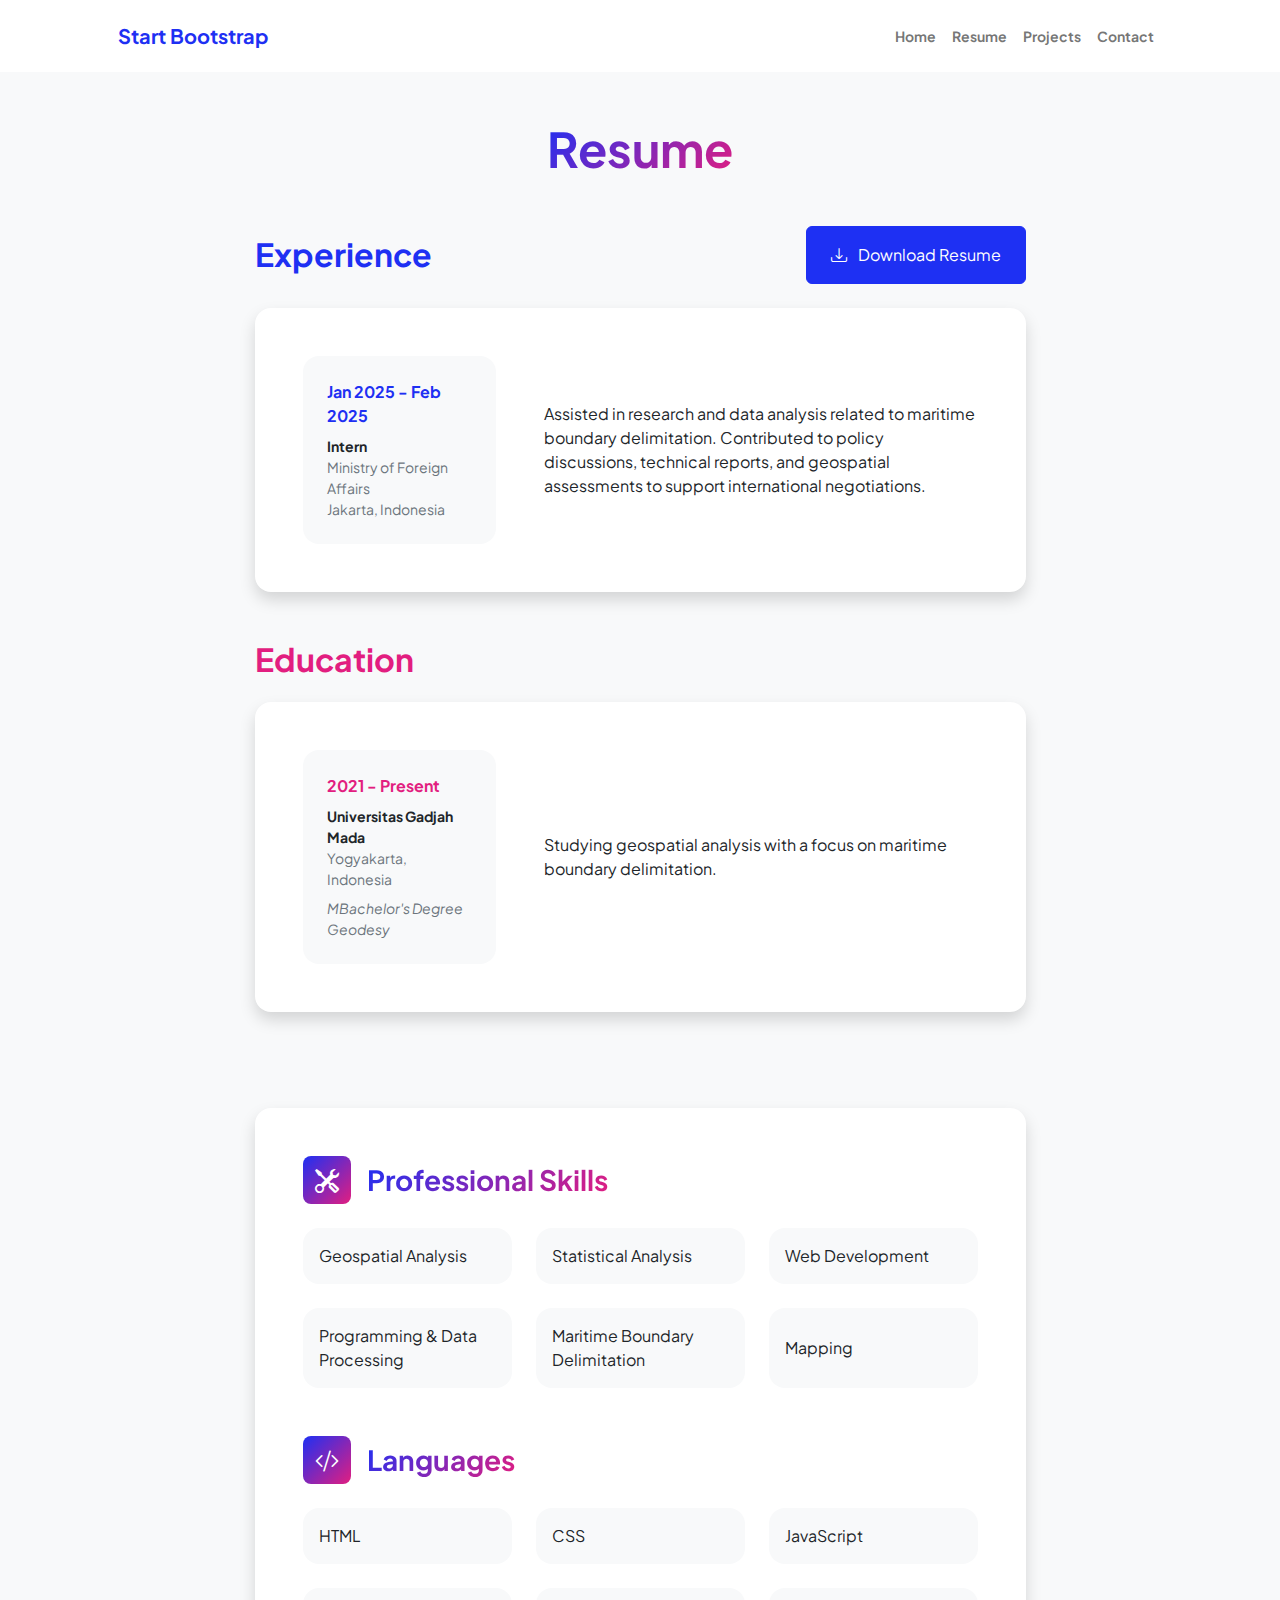
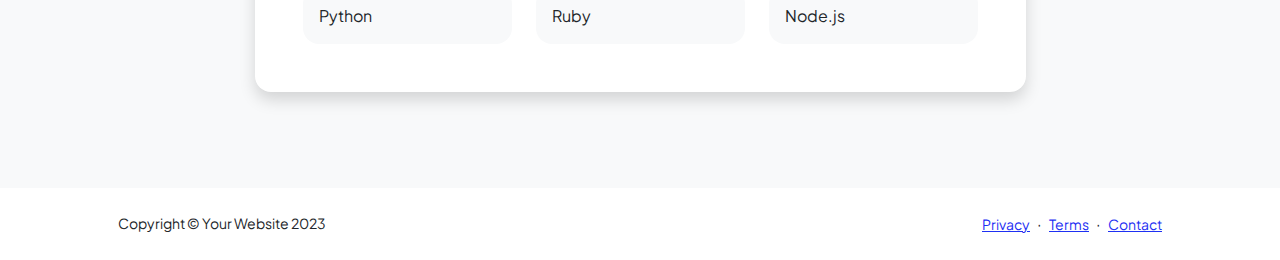
<file: M3/resume.html>
<!DOCTYPE html>
<html lang="en">
    <head>
        <meta charset="utf-8" />
        <meta name="viewport" content="width=device-width, initial-scale=1, shrink-to-fit=no" />
        <meta name="description" content="" />
        <meta name="author" content="" />
        <title>Personal - Start Bootstrap Template</title>
        <!-- Favicon-->
        <link rel="icon" type="image/x-icon" href="assets/favicon.ico" />
        <!-- Custom Google font-->
        <link rel="preconnect" href="https://fonts.googleapis.com" />
        <link rel="preconnect" href="https://fonts.gstatic.com" crossorigin />
        <link href="https://fonts.googleapis.com/css2?family=Plus+Jakarta+Sans:wght@100;200;300;400;500;600;700;800;900&amp;display=swap" rel="stylesheet" />
        <!-- Bootstrap icons-->
        <link href="https://cdn.jsdelivr.net/npm/bootstrap-icons@1.8.1/font/bootstrap-icons.css" rel="stylesheet" />
        <!-- Core theme CSS (includes Bootstrap)-->
        <link href="css/styles.css" rel="stylesheet" />
    </head>
    <body class="d-flex flex-column h-100 bg-light">
        <main class="flex-shrink-0">
            <!-- Navigation-->
            <nav class="navbar navbar-expand-lg navbar-light bg-white py-3">
                <div class="container px-5">
                    <a class="navbar-brand" href="index.html"><span class="fw-bolder text-primary">Start Bootstrap</span></a>
                    <button class="navbar-toggler" type="button" data-bs-toggle="collapse" data-bs-target="#navbarSupportedContent" aria-controls="navbarSupportedContent" aria-expanded="false" aria-label="Toggle navigation"><span class="navbar-toggler-icon"></span></button>
                    <div class="collapse navbar-collapse" id="navbarSupportedContent">
                        <ul class="navbar-nav ms-auto mb-2 mb-lg-0 small fw-bolder">
                            <li class="nav-item"><a class="nav-link" href="index.html">Home</a></li>
                            <li class="nav-item"><a class="nav-link" href="resume.html">Resume</a></li>
                            <li class="nav-item"><a class="nav-link" href="projects.html">Projects</a></li>
                            <li class="nav-item"><a class="nav-link" href="contact.html">Contact</a></li>
                        </ul>
                    </div>
                </div>
            </nav>
            <!-- Page Content-->
            <div class="container px-5 my-5">
                <div class="text-center mb-5">
                    <h1 class="display-5 fw-bolder mb-0"><span class="text-gradient d-inline">Resume</span></h1>
                </div>
                <div class="row gx-5 justify-content-center">
                    <div class="col-lg-11 col-xl-9 col-xxl-8">
                        <!-- Experience Section-->
                        <section>
                            <div class="d-flex align-items-center justify-content-between mb-4">
                                <h2 class="text-primary fw-bolder mb-0">Experience</h2>
                                <!-- Download resume button-->
                                <!-- Note: Set the link href target to a PDF file within your project-->
                                <a class="btn btn-primary px-4 py-3" href="#!">
                                    <div class="d-inline-block bi bi-download me-2"></div>
                                    Download Resume
                                </a>
                            </div>
                            <!-- Experience Card 1-->
                            <div class="card shadow border-0 rounded-4 mb-5">
                                <div class="card-body p-5">
                                    <div class="row align-items-center gx-5">
                                        <div class="col text-center text-lg-start mb-4 mb-lg-0">
                                            <div class="bg-light p-4 rounded-4">
                                                <div class="text-primary fw-bolder mb-2">Jan 2025 - Feb 2025</div>
                                                <div class="small fw-bolder">Intern</div>
                                                <div class="small text-muted">Ministry of Foreign Affairs</div>
                                                <div class="small text-muted">Jakarta, Indonesia</div>
                                            </div>
                                        </div>
                                        <div class="col-lg-8"><div>Assisted in research and data analysis related to maritime boundary delimitation. Contributed to policy discussions, technical reports, and geospatial assessments to support international negotiations.</div></div>
                                    </div>
                                </div>
                            </div>
                        </section>
                        <!-- Education Section-->
                        <section>
                            <h2 class="text-secondary fw-bolder mb-4">Education</h2>
                            <!-- Education Card 1-->
                            <div class="card shadow border-0 rounded-4 mb-5">
                                <div class="card-body p-5">
                                    <div class="row align-items-center gx-5">
                                        <div class="col text-center text-lg-start mb-4 mb-lg-0">
                                            <div class="bg-light p-4 rounded-4">
                                                <div class="text-secondary fw-bolder mb-2">2021 - Present</div>
                                                <div class="mb-2">
                                                    <div class="small fw-bolder">Universitas Gadjah Mada</div>
                                                    <div class="small text-muted">Yogyakarta, Indonesia</div>
                                                </div>
                                                <div class="fst-italic">
                                                    <div class="small text-muted">MBachelor's Degree</div>
                                                    <div class="small text-muted">Geodesy</div>
                                                </div>
                                            </div>
                                        </div>
                                        <div class="col-lg-8"><div>Studying geospatial analysis with a focus on maritime boundary delimitation.</div></div>
                                    </div>
                                </div>
                            </div>
                        </section>
                        <!-- Divider-->
                        <div class="pb-5"></div>
                        <!-- Skills Section-->
                        <section>
                            <!-- Skillset Card-->
                            <div class="card shadow border-0 rounded-4 mb-5">
                                <div class="card-body p-5">
                                    <!-- Professional skills list-->
                                    <div class="mb-5">
                                        <div class="d-flex align-items-center mb-4">
                                            <div class="feature bg-primary bg-gradient-primary-to-secondary text-white rounded-3 me-3"><i class="bi bi-tools"></i></div>
                                            <h3 class="fw-bolder mb-0"><span class="text-gradient d-inline">Professional Skills</span></h3>
                                        </div>
                                        <div class="row row-cols-1 row-cols-md-3 mb-4">
                                            <div class="col mb-4 mb-md-0"><div class="d-flex align-items-center bg-light rounded-4 p-3 h-100">Geospatial Analysis </div></div>
                                            <div class="col mb-4 mb-md-0"><div class="d-flex align-items-center bg-light rounded-4 p-3 h-100">Statistical Analysis</div></div>
                                            <div class="col"><div class="d-flex align-items-center bg-light rounded-4 p-3 h-100">Web Development</div></div>
                                        </div>
                                        <div class="row row-cols-1 row-cols-md-3">
                                            <div class="col mb-4 mb-md-0"><div class="d-flex align-items-center bg-light rounded-4 p-3 h-100">Programming & Data Processing</div></div>
                                            <div class="col mb-4 mb-md-0"><div class="d-flex align-items-center bg-light rounded-4 p-3 h-100">Maritime Boundary Delimitation</div></div>
                                            <div class="col"><div class="d-flex align-items-center bg-light rounded-4 p-3 h-100">Mapping</div></div>
                                        </div>
                                    </div>
                                    <!-- Languages list-->
                                    <div class="mb-0">
                                        <div class="d-flex align-items-center mb-4">
                                            <div class="feature bg-primary bg-gradient-primary-to-secondary text-white rounded-3 me-3"><i class="bi bi-code-slash"></i></div>
                                            <h3 class="fw-bolder mb-0"><span class="text-gradient d-inline">Languages</span></h3>
                                        </div>
                                        <div class="row row-cols-1 row-cols-md-3 mb-4">
                                            <div class="col mb-4 mb-md-0"><div class="d-flex align-items-center bg-light rounded-4 p-3 h-100">HTML</div></div>
                                            <div class="col mb-4 mb-md-0"><div class="d-flex align-items-center bg-light rounded-4 p-3 h-100">CSS</div></div>
                                            <div class="col"><div class="d-flex align-items-center bg-light rounded-4 p-3 h-100">JavaScript</div></div>
                                        </div>
                                        <div class="row row-cols-1 row-cols-md-3">
                                            <div class="col mb-4 mb-md-0"><div class="d-flex align-items-center bg-light rounded-4 p-3 h-100">Python</div></div>
                                            <div class="col mb-4 mb-md-0"><div class="d-flex align-items-center bg-light rounded-4 p-3 h-100">Ruby</div></div>
                                            <div class="col"><div class="d-flex align-items-center bg-light rounded-4 p-3 h-100">Node.js</div></div>
                                        </div>
                                    </div>
                                </div>
                            </div>
                        </section>
                    </div>
                </div>
            </div>
        </main>
        <!-- Footer-->
        <footer class="bg-white py-4 mt-auto">
            <div class="container px-5">
                <div class="row align-items-center justify-content-between flex-column flex-sm-row">
                    <div class="col-auto"><div class="small m-0">Copyright &copy; Your Website 2023</div></div>
                    <div class="col-auto">
                        <a class="small" href="#!">Privacy</a>
                        <span class="mx-1">&middot;</span>
                        <a class="small" href="#!">Terms</a>
                        <span class="mx-1">&middot;</span>
                        <a class="small" href="#!">Contact</a>
                    </div>
                </div>
            </div>
        </footer>
        <!-- Bootstrap core JS-->
        <script src="https://cdn.jsdelivr.net/npm/bootstrap@5.2.3/dist/js/bootstrap.bundle.min.js"></script>
        <!-- Core theme JS-->
        <script src="js/scripts.js"></script>
    </body>
</html>
</file>
